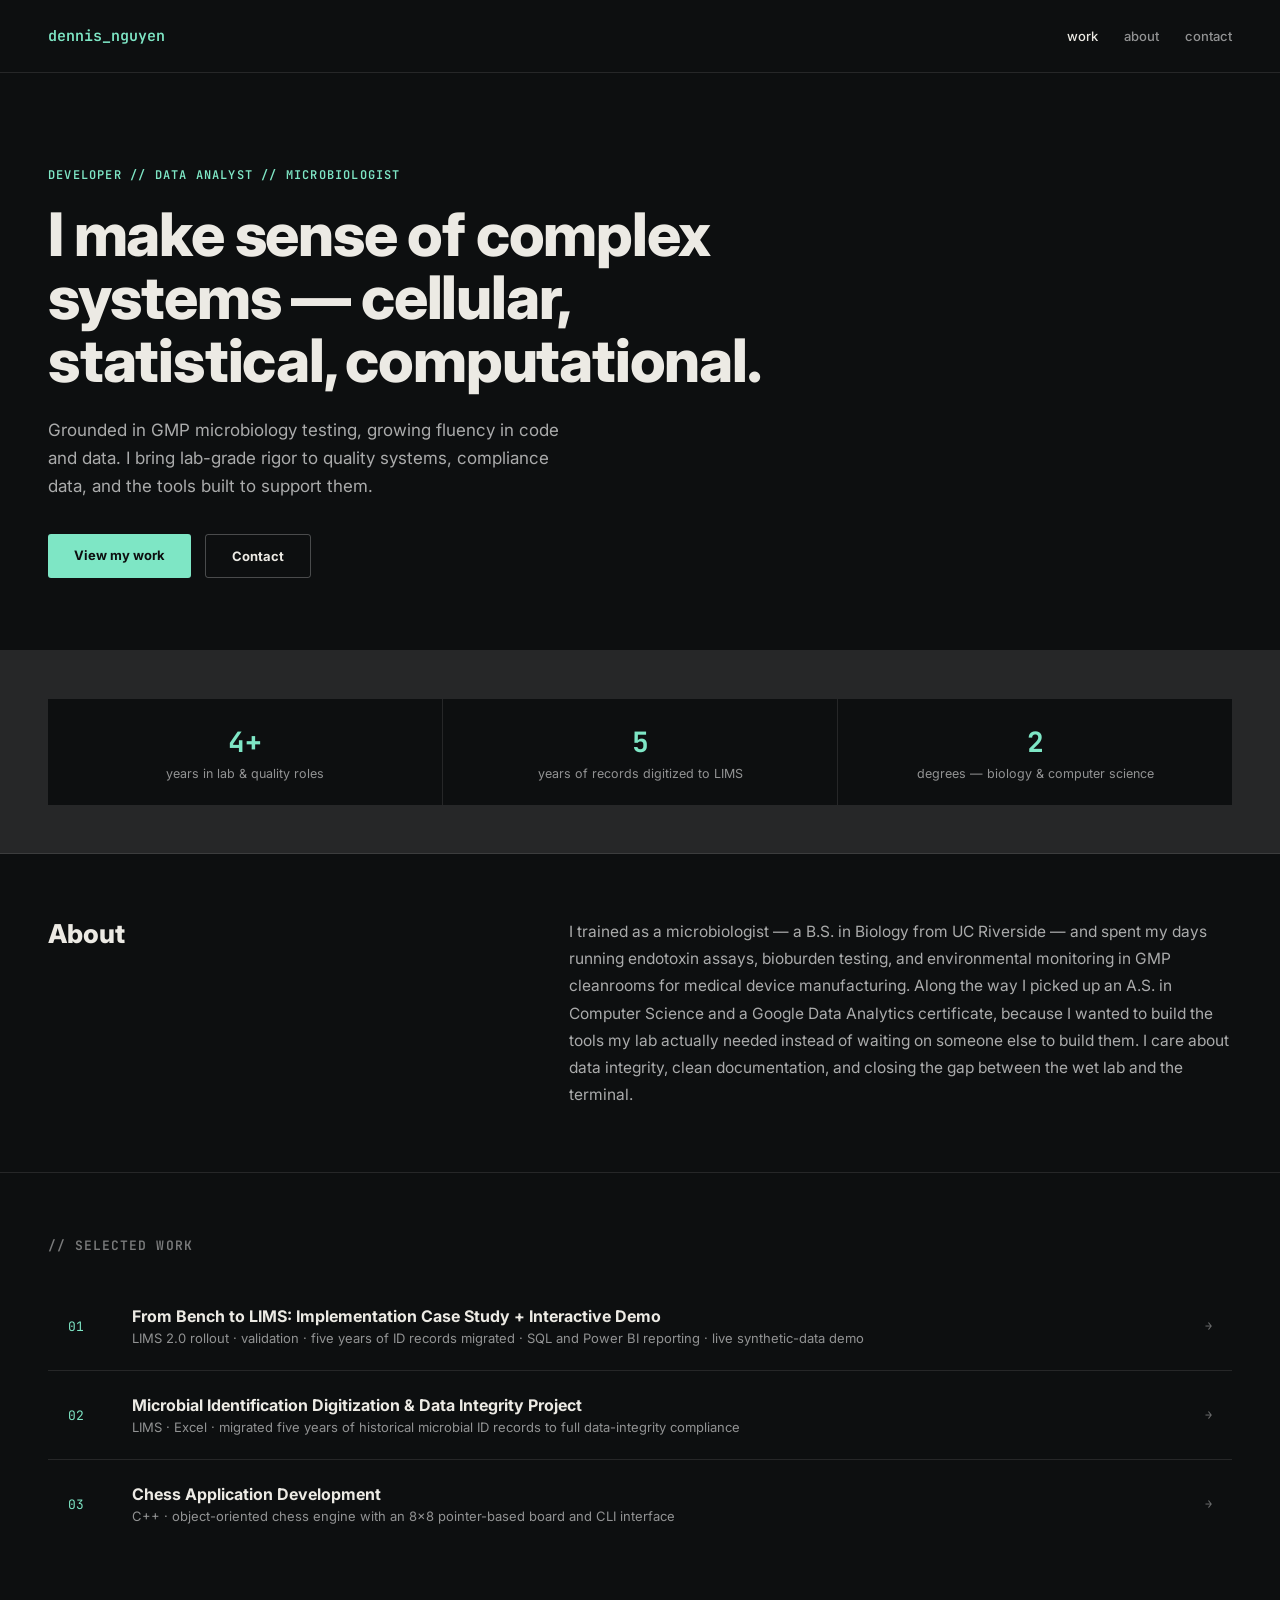
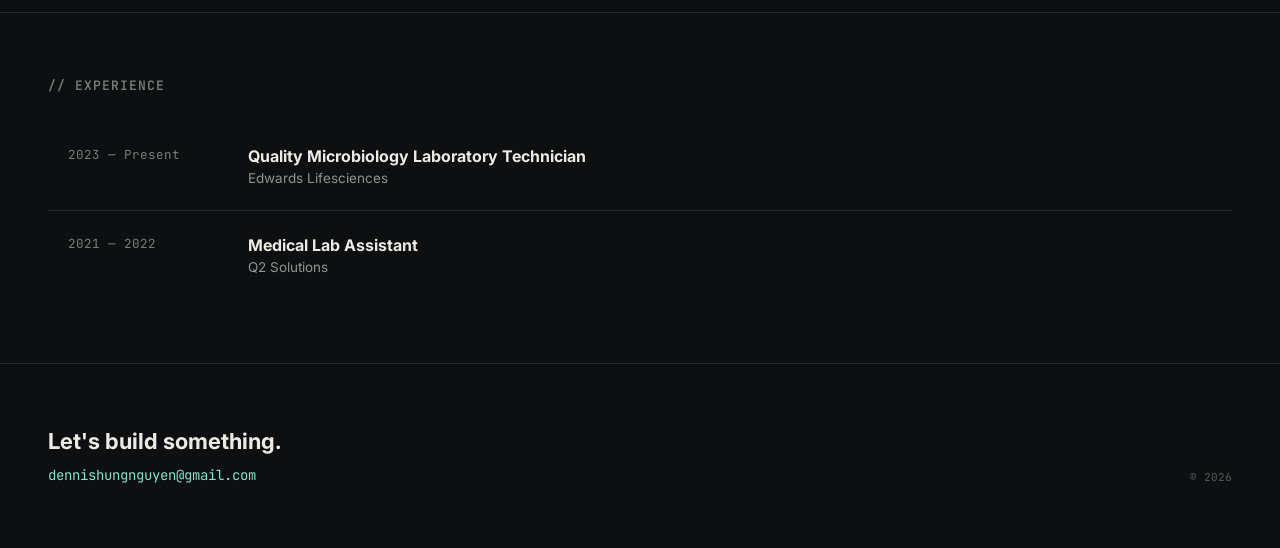
<file: index.html>
<!DOCTYPE html>
<html lang="en">
<head>
<meta charset="utf-8">
<meta name="viewport" content="width=device-width, initial-scale=1">
<title>Dennis Nguyen — Developer / Data Analyst / Microbiologist</title>
<meta name="description" content="Personal site of Dennis Nguyen — microbiologist turned developer and data analyst.">
<meta name="theme-color" content="#0d0f10">
<link rel="icon" type="image/png" sizes="32x32" href="favicon-32.png">
<link rel="manifest" href="manifest.json">
<link rel="apple-touch-icon" href="apple-touch-icon.png">
<meta name="apple-mobile-web-app-capable" content="yes">
<meta name="apple-mobile-web-app-status-bar-style" content="black-translucent">
<meta name="apple-mobile-web-app-title" content="Dennis Nguyen">
<link rel="preconnect" href="https://fonts.googleapis.com">
<link rel="preconnect" href="https://fonts.gstatic.com" crossorigin>
<link href="https://fonts.googleapis.com/css2?family=Inter:wght@400;500;600;700;800&family=JetBrains+Mono:wght@400;500;600;700&display=swap" rel="stylesheet">
<link rel="stylesheet" href="styles.css">
</head>
<body>

<header class="nav">
  <div class="nav-brand">dennis_nguyen</div>
  <nav class="nav-links">
    <a href="#work">work</a>
    <a href="#about">about</a>
    <a href="#contact">contact</a>
  </nav>
</header>

<section class="hero">
  <div class="eyebrow">DEVELOPER // DATA ANALYST // MICROBIOLOGIST</div>
  <h1>I make sense of complex systems — cellular, statistical, computational.</h1>
  <p class="lede">Grounded in GMP microbiology testing, growing fluency in code and data. I bring lab-grade rigor to quality systems, compliance data, and the tools built to support them.</p>
  <div class="cta-row">
    <a href="#work" class="btn btn-primary">View my work</a>
    <a href="#contact" class="btn btn-secondary">Contact</a>
  </div>
</section>

<section class="stats">
  <div class="stat">
    <div class="stat-num">4+</div>
    <div class="stat-label">years in lab &amp; quality roles</div>
  </div>
  <div class="stat">
    <div class="stat-num">5</div>
    <div class="stat-label">years of records digitized to LIMS</div>
  </div>
  <div class="stat">
    <div class="stat-num">2</div>
    <div class="stat-label">degrees — biology &amp; computer science</div>
  </div>
</section>

<section id="about" class="about">
  <h2>About</h2>
  <p>I trained as a microbiologist — a B.S. in Biology from UC Riverside — and spent my days running endotoxin assays, bioburden testing, and environmental monitoring in GMP cleanrooms for medical device manufacturing. Along the way I picked up an A.S. in Computer Science and a Google Data Analytics certificate, because I wanted to build the tools my lab actually needed instead of waiting on someone else to build them. I care about data integrity, clean documentation, and closing the gap between the wet lab and the terminal.</p>
</section>

<section id="work" class="work">
  <div class="section-label">// SELECTED WORK</div>
  <div class="row-list">
    <a class="work-row work-link" href="lims-case-study.html">
      <div class="row-num">01</div>
      <div class="row-body">
        <div class="row-title">From Bench to LIMS: Implementation Case Study + Interactive Demo</div>
        <div class="row-sub">LIMS 2.0 rollout · validation · five years of ID records migrated · SQL and Power BI reporting · live synthetic-data demo</div>
      </div>
      <div class="row-arrow">→</div>
    </a>
    <div class="work-row">
      <div class="row-num">02</div>
      <div class="row-body">
        <div class="row-title">Microbial Identification Digitization &amp; Data Integrity Project</div>
        <div class="row-sub">LIMS · Excel · migrated five years of historical microbial ID records to full data-integrity compliance</div>
      </div>
      <div class="row-arrow">→</div>
    </div>
    <div class="work-row">
      <div class="row-num">03</div>
      <div class="row-body">
        <div class="row-title">Chess Application Development</div>
        <div class="row-sub">C++ · object-oriented chess engine with an 8×8 pointer-based board and CLI interface</div>
      </div>
      <div class="row-arrow">→</div>
    </div>
  </div>
</section>

<section class="experience">
  <div class="section-label">// EXPERIENCE</div>
  <div class="row-list">
    <div class="exp-row">
      <div class="row-dates">2023 — Present</div>
      <div class="row-body">
        <div class="row-title">Quality Microbiology Laboratory Technician</div>
        <div class="row-org">Edwards Lifesciences</div>
      </div>
    </div>
    <div class="exp-row">
      <div class="row-dates">2021 — 2022</div>
      <div class="row-body">
        <div class="row-title">Medical Lab Assistant</div>
        <div class="row-org">Q2 Solutions</div>
      </div>
    </div>
  </div>
</section>

<section id="contact" class="contact">
  <div>
    <div class="contact-title">Let's build something.</div>
    <a href="mailto:dennishungnguyen@gmail.com" class="link contact-email">dennishungnguyen@gmail.com</a>
  </div>
  <div class="copyright">© 2026</div>
</section>

<script src="script.js"></script>
</body>
</html>
</file>
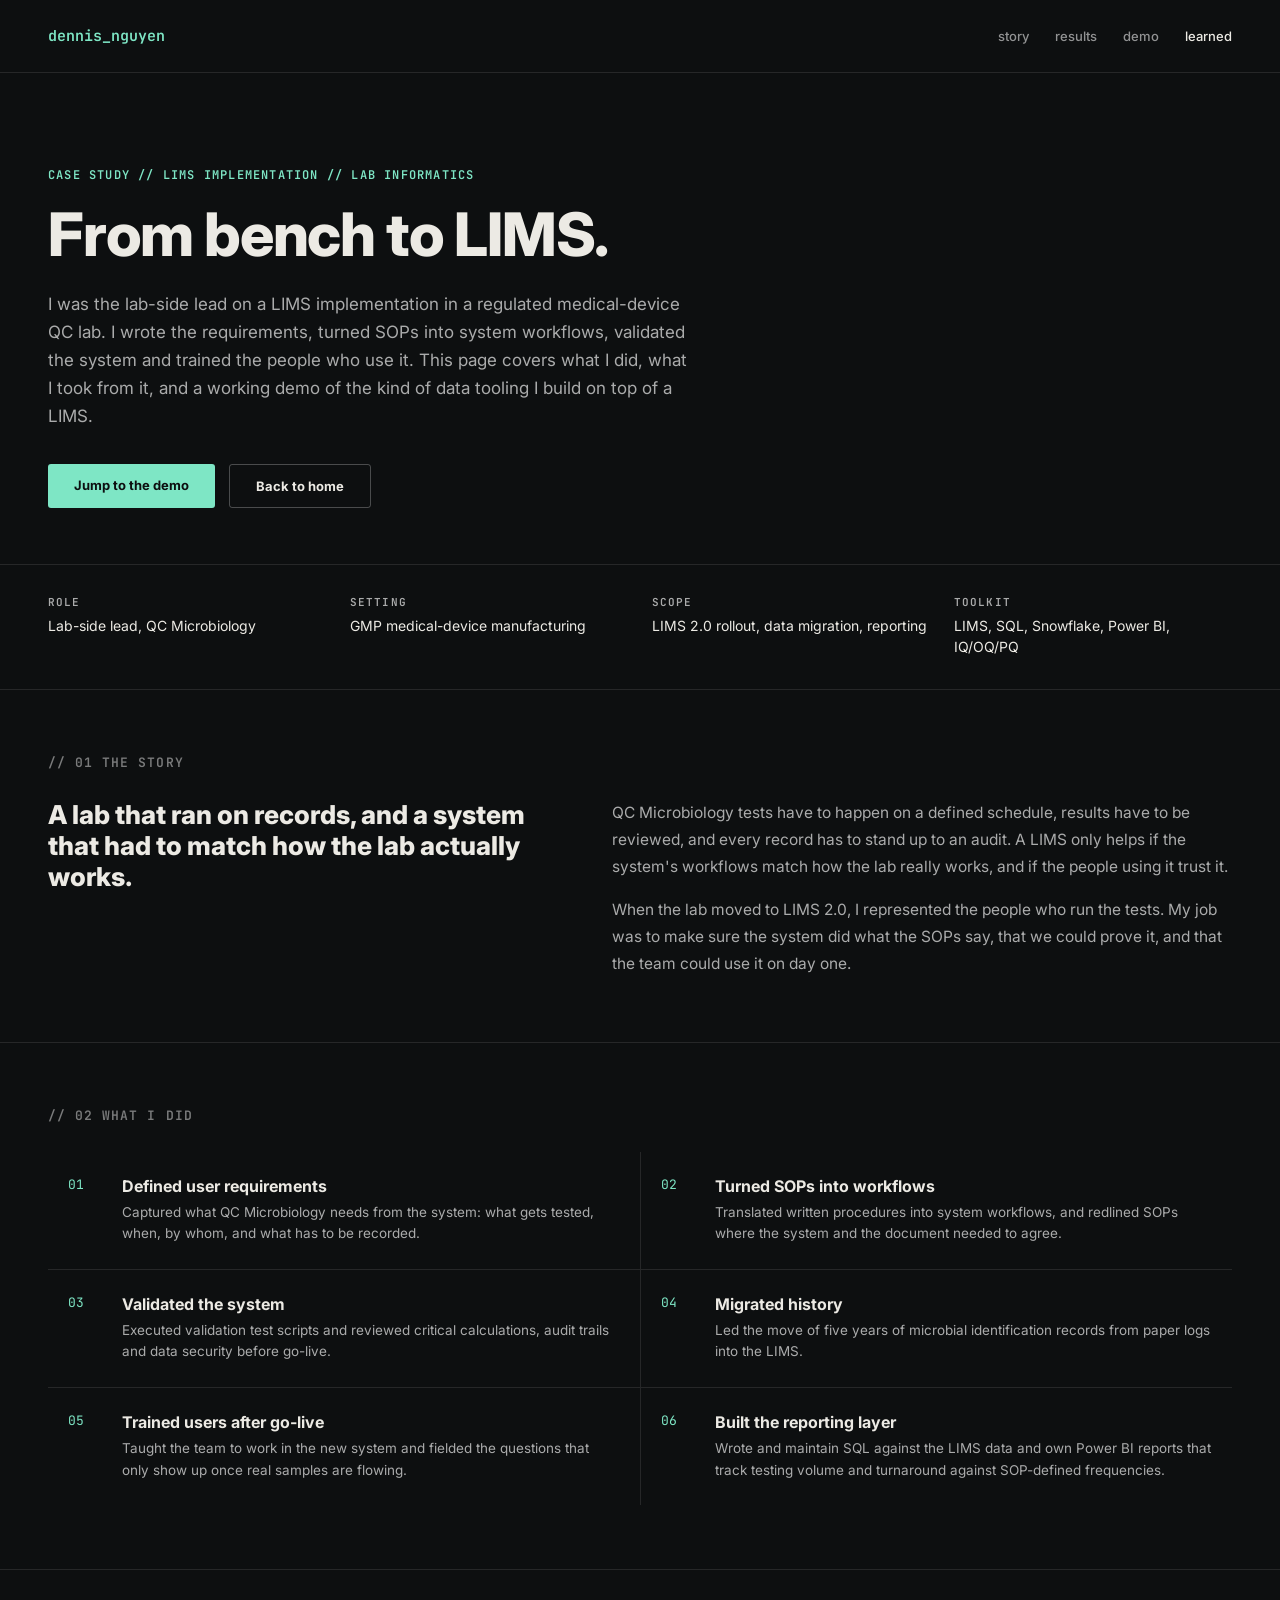
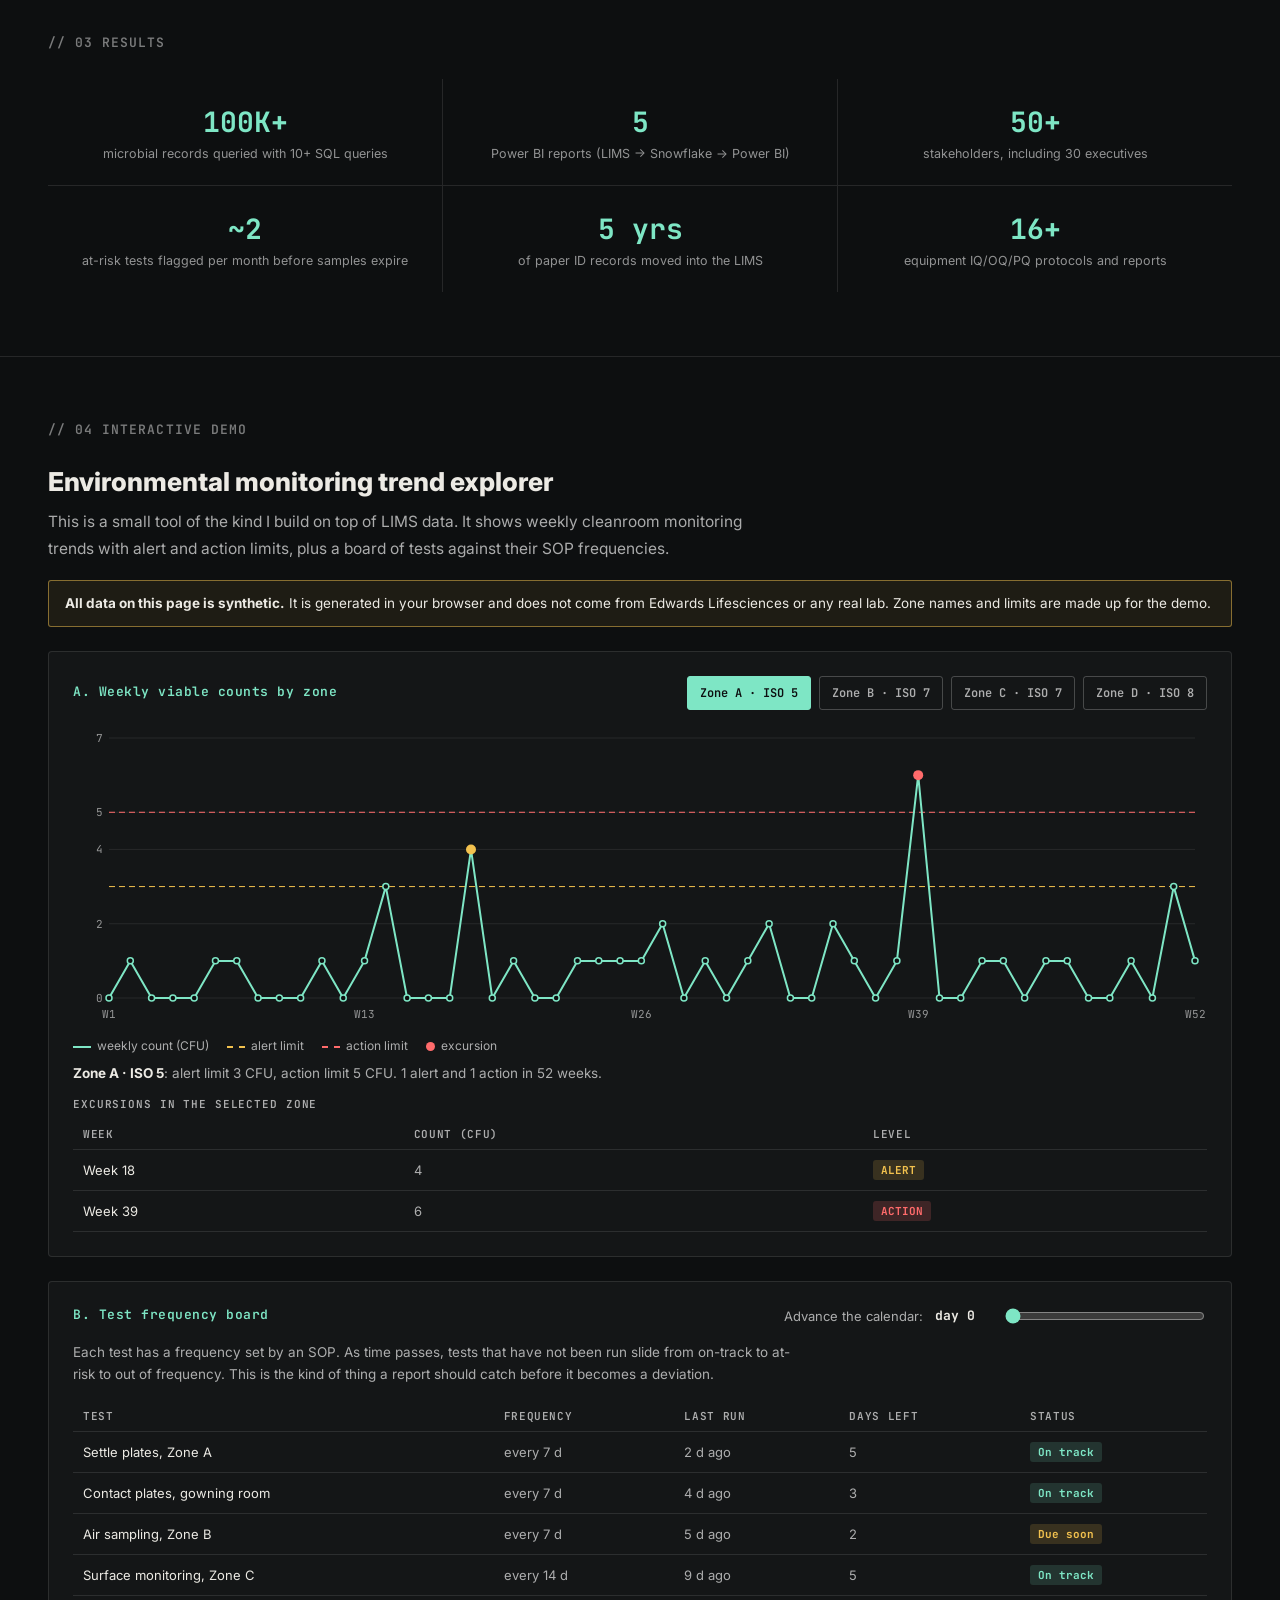
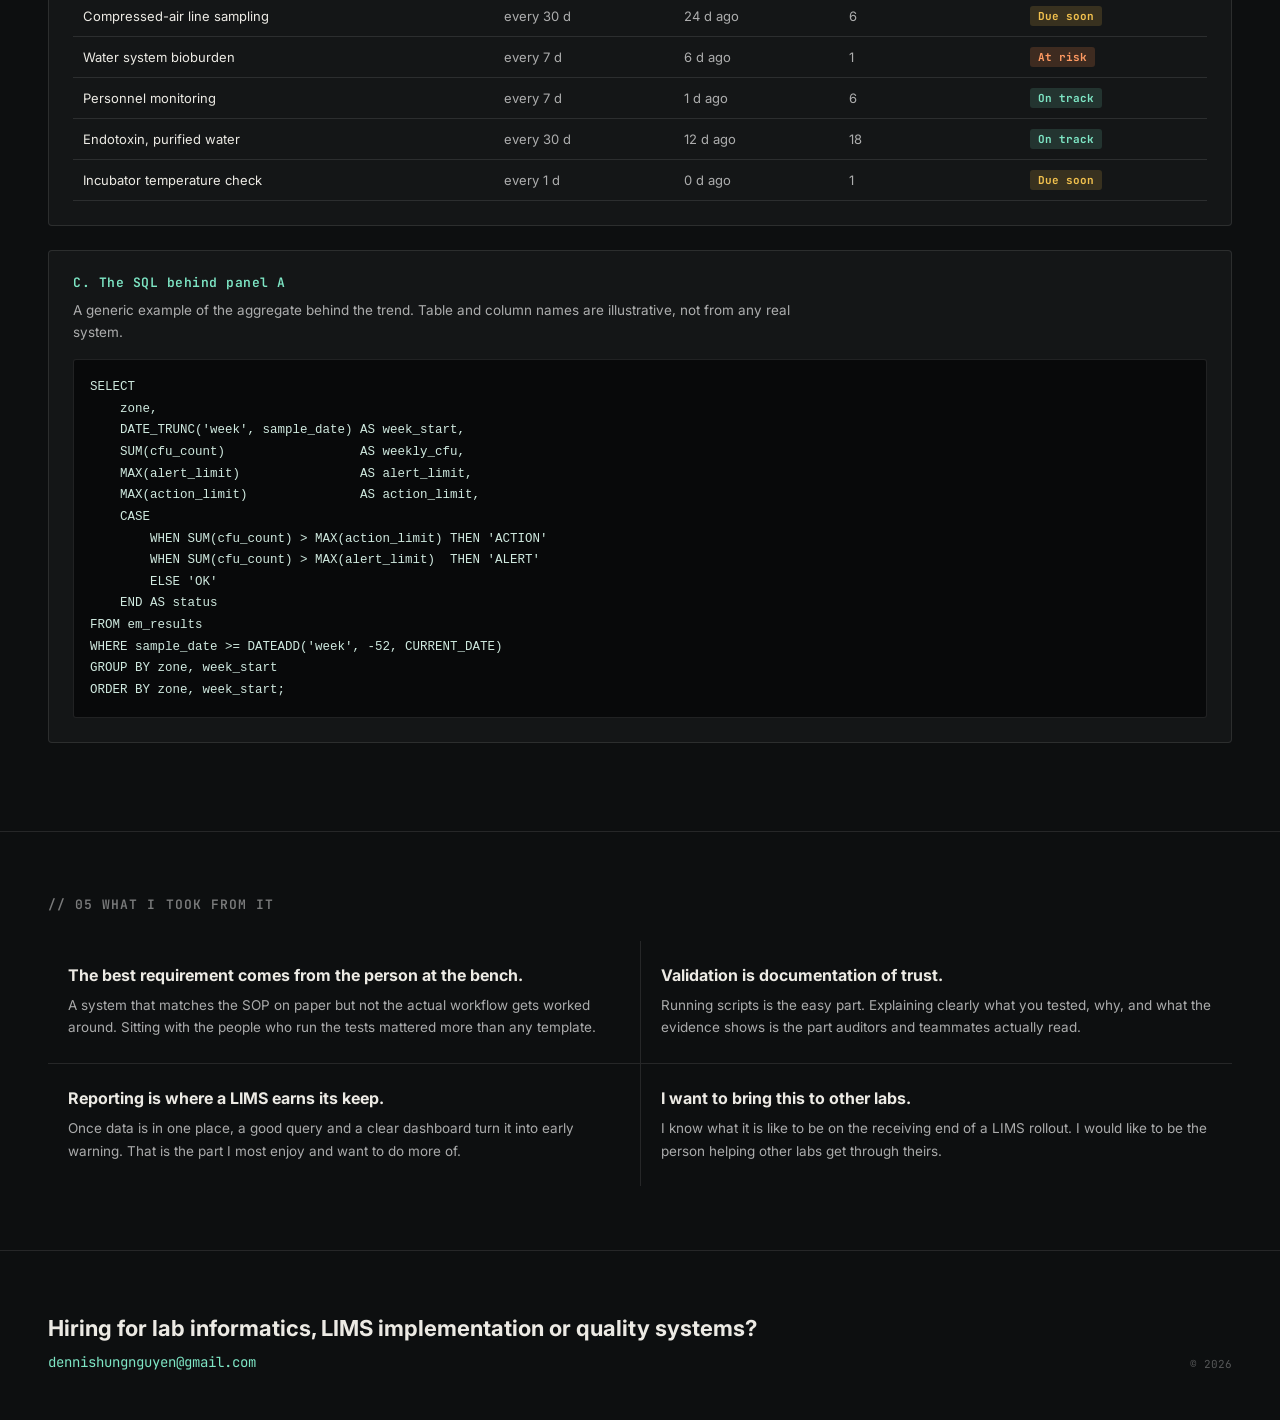
<file: lims-case-study.html>
<!DOCTYPE html>
<html lang="en">
<head>
<meta charset="utf-8">
<meta name="viewport" content="width=device-width, initial-scale=1">
<title>From Bench to LIMS — Dennis Nguyen</title>
<meta name="description" content="Case study: what I learned as the lab-side lead on a LIMS implementation in a regulated medical-device QC lab, plus an interactive demo built on synthetic environmental-monitoring data.">
<meta name="theme-color" content="#0d0f10">
<link rel="icon" type="image/png" sizes="32x32" href="favicon-32.png">
<link rel="manifest" href="manifest.json">
<link rel="apple-touch-icon" href="apple-touch-icon.png">
<link rel="preconnect" href="https://fonts.googleapis.com">
<link rel="preconnect" href="https://fonts.gstatic.com" crossorigin>
<link href="https://fonts.googleapis.com/css2?family=Inter:wght@400;500;600;700;800&family=JetBrains+Mono:wght@400;500;600;700&display=swap" rel="stylesheet">
<link rel="stylesheet" href="styles.css">
<link rel="stylesheet" href="case-study.css">
</head>
<body>

<header class="nav">
  <a class="nav-brand" href="index.html">dennis_nguyen</a>
  <nav class="nav-links">
    <a href="#story">story</a>
    <a href="#results">results</a>
    <a href="#demo">demo</a>
    <a href="#learned">learned</a>
  </nav>
</header>

<section class="hero cs-hero">
  <div class="eyebrow">CASE STUDY // LIMS IMPLEMENTATION // LAB INFORMATICS</div>
  <h1>From bench to LIMS.</h1>
  <p class="lede">I was the lab-side lead on a LIMS implementation in a regulated medical-device QC lab. I wrote the requirements, turned SOPs into system workflows, validated the system and trained the people who use it. This page covers what I did, what I took from it, and a working demo of the kind of data tooling I build on top of a LIMS.</p>
  <div class="cta-row">
    <a href="#demo" class="btn btn-primary">Jump to the demo</a>
    <a href="index.html" class="btn btn-secondary">Back to home</a>
  </div>
</section>

<section class="cs-meta">
  <div class="meta-item"><div class="meta-k">Role</div><div class="meta-v">Lab-side lead, QC Microbiology</div></div>
  <div class="meta-item"><div class="meta-k">Setting</div><div class="meta-v">GMP medical-device manufacturing</div></div>
  <div class="meta-item"><div class="meta-k">Scope</div><div class="meta-v">LIMS 2.0 rollout, data migration, reporting</div></div>
  <div class="meta-item"><div class="meta-k">Toolkit</div><div class="meta-v">LIMS, SQL, Snowflake, Power BI, IQ/OQ/PQ</div></div>
</section>

<section id="story" class="cs-section">
  <div class="section-label">// 01 THE STORY</div>
  <div class="cs-grid">
    <h2>A lab that ran on records, and a system that had to match how the lab actually works.</h2>
    <div class="cs-prose">
      <p>QC Microbiology tests have to happen on a defined schedule, results have to be reviewed, and every record has to stand up to an audit. A LIMS only helps if the system's workflows match how the lab really works, and if the people using it trust it.</p>
      <p>When the lab moved to LIMS 2.0, I represented the people who run the tests. My job was to make sure the system did what the SOPs say, that we could prove it, and that the team could use it on day one.</p>
    </div>
  </div>
</section>

<section class="cs-section">
  <div class="section-label">// 02 WHAT I DID</div>
  <div class="steps">
    <div class="step"><div class="step-num">01</div><div><div class="step-title">Defined user requirements</div><div class="step-body">Captured what QC Microbiology needs from the system: what gets tested, when, by whom, and what has to be recorded.</div></div></div>
    <div class="step"><div class="step-num">02</div><div><div class="step-title">Turned SOPs into workflows</div><div class="step-body">Translated written procedures into system workflows, and redlined SOPs where the system and the document needed to agree.</div></div></div>
    <div class="step"><div class="step-num">03</div><div><div class="step-title">Validated the system</div><div class="step-body">Executed validation test scripts and reviewed critical calculations, audit trails and data security before go-live.</div></div></div>
    <div class="step"><div class="step-num">04</div><div><div class="step-title">Migrated history</div><div class="step-body">Led the move of five years of microbial identification records from paper logs into the LIMS.</div></div></div>
    <div class="step"><div class="step-num">05</div><div><div class="step-title">Trained users after go-live</div><div class="step-body">Taught the team to work in the new system and fielded the questions that only show up once real samples are flowing.</div></div></div>
    <div class="step"><div class="step-num">06</div><div><div class="step-title">Built the reporting layer</div><div class="step-body">Wrote and maintain SQL against the LIMS data and own Power BI reports that track testing volume and turnaround against SOP-defined frequencies.</div></div></div>
  </div>
</section>

<section id="results" class="cs-section">
  <div class="section-label">// 03 RESULTS</div>
  <div class="stats cs-stats">
    <div class="stat"><div class="stat-num">100K+</div><div class="stat-label">microbial records queried with 10+ SQL queries</div></div>
    <div class="stat"><div class="stat-num">5</div><div class="stat-label">Power BI reports (LIMS → Snowflake → Power BI)</div></div>
    <div class="stat"><div class="stat-num">50+</div><div class="stat-label">stakeholders, including 30 executives</div></div>
    <div class="stat"><div class="stat-num">~2</div><div class="stat-label">at-risk tests flagged per month before samples expire</div></div>
    <div class="stat"><div class="stat-num">5 yrs</div><div class="stat-label">of paper ID records moved into the LIMS</div></div>
    <div class="stat"><div class="stat-num">16+</div><div class="stat-label">equipment IQ/OQ/PQ protocols and reports</div></div>
  </div>
</section>

<section id="demo" class="cs-section">
  <div class="section-label">// 04 INTERACTIVE DEMO</div>
  <h2 class="demo-h">Environmental monitoring trend explorer</h2>
  <p class="demo-lede">This is a small tool of the kind I build on top of LIMS data. It shows weekly cleanroom monitoring trends with alert and action limits, plus a board of tests against their SOP frequencies.</p>
  <div class="notice" role="note"><strong>All data on this page is synthetic.</strong> It is generated in your browser and does not come from Edwards Lifesciences or any real lab. Zone names and limits are made up for the demo.</div>

  <div class="panel">
    <div class="panel-head">
      <div class="panel-title">A. Weekly viable counts by zone</div>
      <div class="controls" role="group" aria-label="Choose a cleanroom zone">
        <button class="chip active" data-zone="0" aria-pressed="true">Zone A · ISO 5</button>
        <button class="chip" data-zone="1" aria-pressed="false">Zone B · ISO 7</button>
        <button class="chip" data-zone="2" aria-pressed="false">Zone C · ISO 7</button>
        <button class="chip" data-zone="3" aria-pressed="false">Zone D · ISO 8</button>
      </div>
    </div>
    <div class="chart-wrap">
      <svg id="trend" viewBox="0 0 800 300" role="img" aria-labelledby="trend-label"></svg>
      <div id="tip" class="tip" hidden></div>
    </div>
    <p id="trend-label" class="sr-only">Line chart of weekly viable counts for the selected zone, with alert and action limits.</p>
    <div class="legend">
      <span><i class="sw sw-line"></i>weekly count (CFU)</span>
      <span><i class="sw sw-alert"></i>alert limit</span>
      <span><i class="sw sw-action"></i>action limit</span>
      <span><i class="sw sw-dot"></i>excursion</span>
    </div>
    <div class="readout" id="readout"></div>
    <table class="tbl" id="exc-table">
      <caption>Excursions in the selected zone</caption>
      <thead><tr><th>Week</th><th>Count (CFU)</th><th>Level</th></tr></thead>
      <tbody></tbody>
    </table>
  </div>

  <div class="panel">
    <div class="panel-head">
      <div class="panel-title">B. Test frequency board</div>
      <label class="slider-wrap" for="adv">Advance the calendar: <strong id="adv-val">day 0</strong>
        <input type="range" id="adv" min="0" max="14" value="0">
      </label>
    </div>
    <p class="panel-sub">Each test has a frequency set by an SOP. As time passes, tests that have not been run slide from on-track to at-risk to out of frequency. This is the kind of thing a report should catch before it becomes a deviation.</p>
    <table class="tbl" id="freq-table">
      <thead><tr><th>Test</th><th>Frequency</th><th>Last run</th><th>Days left</th><th>Status</th></tr></thead>
      <tbody></tbody>
    </table>
  </div>

  <div class="panel">
    <div class="panel-title">C. The SQL behind panel A</div>
    <p class="panel-sub">A generic example of the aggregate behind the trend. Table and column names are illustrative, not from any real system.</p>
<pre class="code"><code>SELECT
    zone,
    DATE_TRUNC('week', sample_date) AS week_start,
    SUM(cfu_count)                  AS weekly_cfu,
    MAX(alert_limit)                AS alert_limit,
    MAX(action_limit)               AS action_limit,
    CASE
        WHEN SUM(cfu_count) &gt; MAX(action_limit) THEN 'ACTION'
        WHEN SUM(cfu_count) &gt; MAX(alert_limit)  THEN 'ALERT'
        ELSE 'OK'
    END AS status
FROM em_results
WHERE sample_date &gt;= DATEADD('week', -52, CURRENT_DATE)
GROUP BY zone, week_start
ORDER BY zone, week_start;</code></pre>
  </div>
</section>

<section id="learned" class="cs-section">
  <div class="section-label">// 05 WHAT I TOOK FROM IT</div>
  <div class="learned">
    <div class="learn"><div class="learn-title">The best requirement comes from the person at the bench.</div><div class="learn-body">A system that matches the SOP on paper but not the actual workflow gets worked around. Sitting with the people who run the tests mattered more than any template.</div></div>
    <div class="learn"><div class="learn-title">Validation is documentation of trust.</div><div class="learn-body">Running scripts is the easy part. Explaining clearly what you tested, why, and what the evidence shows is the part auditors and teammates actually read.</div></div>
    <div class="learn"><div class="learn-title">Reporting is where a LIMS earns its keep.</div><div class="learn-body">Once data is in one place, a good query and a clear dashboard turn it into early warning. That is the part I most enjoy and want to do more of.</div></div>
    <div class="learn"><div class="learn-title">I want to bring this to other labs.</div><div class="learn-body">I know what it is like to be on the receiving end of a LIMS rollout. I would like to be the person helping other labs get through theirs.</div></div>
  </div>
</section>

<section id="contact" class="contact">
  <div>
    <div class="contact-title">Hiring for lab informatics, LIMS implementation or quality systems?</div>
    <a href="mailto:dennishungnguyen@gmail.com" class="link contact-email">dennishungnguyen@gmail.com</a>
  </div>
  <div class="copyright">© 2026</div>
</section>

<script src="script.js"></script>
<script src="case-study.js"></script>
</body>
</html>
</file>
<file: styles.css>
:root {
  --bg: #0d0f10;
  --text: #eceae4;
  --accent: #7ee6c5;
  --accent-hover: #9ff2d6;
  --border: rgba(255, 255, 255, .1);
  --muted-1: rgba(255, 255, 255, .65);
  --muted-2: rgba(255, 255, 255, .55);
  --muted-3: rgba(255, 255, 255, .45);
  --muted-4: rgba(255, 255, 255, .4);
  --muted-5: rgba(255, 255, 255, .3);
  --sans: Inter, system-ui, sans-serif;
  --mono: "JetBrains Mono", monospace;
}

* { box-sizing: border-box; }

html { scroll-behavior: smooth; }

body {
  margin: 0;
  background: var(--bg);
  color: var(--text);
  font-family: var(--sans);
}

a { color: inherit; }

.link { color: var(--accent); text-decoration: none; }
.link:hover { color: var(--accent-hover); }

/* Nav */
.nav {
  padding: 26px 48px;
  display: flex;
  justify-content: space-between;
  align-items: center;
  border-bottom: 1px solid var(--border);
  position: sticky;
  top: 0;
  background: var(--bg);
  z-index: 10;
}
.nav-brand {
  font-family: var(--mono);
  font-weight: 600;
  font-size: 15px;
  color: var(--accent);
}
.nav-links {
  display: flex;
  gap: 26px;
  font-size: 13px;
  font-weight: 500;
  color: var(--muted-2);
}
.nav-links a { text-decoration: none; }
.nav-links a:hover,
.nav-links a.active { color: var(--text); }

/* Hero */
.hero {
  padding: 96px 48px 72px;
  border-bottom: 1px solid var(--border);
}
.eyebrow {
  font: 600 12px/1 var(--mono);
  letter-spacing: .1em;
  color: var(--accent);
  margin-bottom: 22px;
}
.hero h1 {
  font-family: var(--sans);
  font-weight: 800;
  font-size: 60px;
  line-height: 1.05;
  letter-spacing: -.02em;
  max-width: 720px;
  margin: 0;
}
.hero .lede {
  margin-top: 24px;
  font-size: 17px;
  line-height: 1.65;
  color: var(--muted-1);
  max-width: 540px;
}
.cta-row {
  margin-top: 34px;
  display: flex;
  gap: 14px;
  flex-wrap: wrap;
}
.btn {
  padding: 13px 26px;
  font-size: 13px;
  font-weight: 700;
  border-radius: 3px;
  text-decoration: none;
  display: inline-block;
}
.btn-primary {
  background: var(--accent);
  color: var(--bg);
}
.btn-primary:hover { background: var(--accent-hover); }
.btn-secondary {
  border: 1px solid rgba(255, 255, 255, .25);
  color: var(--text);
}
.btn-secondary:hover { border-color: rgba(255, 255, 255, .45); }

/* Stats */
.stats {
  padding: 48px;
  border-bottom: 1px solid var(--border);
  display: grid;
  grid-template-columns: repeat(3, 1fr);
  gap: 1px;
  background: var(--border);
}
.stat {
  background: var(--bg);
  padding: 24px;
  text-align: center;
}
.stat-num {
  font-family: var(--mono);
  font-weight: 700;
  font-size: 28px;
  color: var(--accent);
}
.stat-label {
  margin-top: 6px;
  font-size: 12.5px;
  color: var(--muted-2);
}

/* About */
.about {
  padding: 64px 48px;
  border-bottom: 1px solid var(--border);
  display: grid;
  grid-template-columns: 1fr 1.4fr;
  gap: 48px;
  scroll-margin-top: 80px;
}
.about h2 {
  font-weight: 800;
  font-size: 26px;
  line-height: 1.2;
  color: var(--text);
  margin: 0;
}
.about p {
  font-size: 15.5px;
  line-height: 1.75;
  color: var(--muted-1);
  margin: 0;
}

/* Section label (used by work + experience) */
.section-label {
  font-family: var(--mono);
  font-weight: 600;
  font-size: 13px;
  letter-spacing: .08em;
  color: var(--muted-3);
  margin-bottom: 28px;
}

.row-list {
  display: flex;
  flex-direction: column;
  gap: 1px;
  background: var(--border);
}

/* Work */
.work {
  padding: 64px 48px;
  border-bottom: 1px solid var(--border);
  scroll-margin-top: 80px;
}
.work-row {
  background: var(--bg);
  padding: 24px 20px;
  display: grid;
  grid-template-columns: 44px 1fr auto;
  gap: 20px;
  align-items: center;
}
.work-link { text-decoration: none; color: inherit; }
.work-link:hover .row-title { color: var(--accent); }
.work-link:hover .row-arrow { color: var(--accent); }
.row-num {
  font-family: var(--mono);
  color: var(--accent);
  font-size: 13px;
}
.row-title {
  font-weight: 700;
  font-size: 16px;
}
.row-sub {
  margin-top: 4px;
  font-size: 13px;
  color: var(--muted-2);
}
.row-arrow {
  font-family: var(--mono);
  font-size: 12px;
  color: var(--muted-4);
}

/* Experience */
.experience {
  padding: 64px 48px;
  border-bottom: 1px solid var(--border);
}
.exp-row {
  background: var(--bg);
  padding: 24px 20px;
  display: grid;
  grid-template-columns: 160px 1fr;
  gap: 20px;
}
.row-dates {
  font-family: var(--mono);
  font-size: 12.5px;
  color: var(--muted-3);
}
.row-org {
  margin-top: 4px;
  font-size: 13.5px;
  color: var(--muted-2);
}

/* Contact */
.contact {
  padding: 64px 48px;
  display: flex;
  justify-content: space-between;
  align-items: flex-end;
  flex-wrap: wrap;
  gap: 16px;
  scroll-margin-top: 80px;
}
.contact-title {
  font-weight: 700;
  font-size: 22px;
  margin-bottom: 10px;
}
.contact-email {
  font-size: 14px;
  font-family: var(--mono);
}
.copyright {
  font: 11px var(--mono);
  color: var(--muted-5);
}

/* Responsive */
@media (max-width: 720px) {
  .nav, .hero, .stats, .about, .work, .experience, .contact {
    padding-left: 24px;
    padding-right: 24px;
  }
  .hero { padding-top: 64px; padding-bottom: 48px; }
  .hero h1 { font-size: 36px; }
  .hero .lede { font-size: 15.5px; max-width: 100%; }
  .stats { grid-template-columns: 1fr; padding: 24px; }
  .about { grid-template-columns: 1fr; gap: 20px; padding-top: 48px; padding-bottom: 48px; }
  .work, .experience { padding-top: 48px; padding-bottom: 48px; }
  .work-row { grid-template-columns: 32px 1fr; }
  .row-arrow { display: none; }
  .exp-row { grid-template-columns: 1fr; gap: 6px; }
  .contact { padding-top: 48px; padding-bottom: 48px; }
}
</file>
<file: case-study.css>
/* Case study page: extends styles.css */
:root {
  --warn: #f2c14e;
  --danger: #ff6b6b;
  --panel: rgba(255, 255, 255, .03);
}

.nav-brand { text-decoration: none; }

.sr-only {
  position: absolute; width: 1px; height: 1px; padding: 0; margin: -1px;
  overflow: hidden; clip: rect(0, 0, 0, 0); white-space: nowrap; border: 0;
}

.cs-hero { padding-bottom: 56px; }
.cs-hero h1 { max-width: 760px; }
.cs-hero .lede { max-width: 640px; }

.cs-meta {
  padding: 32px 48px;
  border-bottom: 1px solid var(--border);
  display: grid;
  grid-template-columns: repeat(4, 1fr);
  gap: 24px;
}
.meta-k { font: 600 11px/1 var(--mono); letter-spacing: .1em; color: var(--muted-1); text-transform: uppercase; }
.meta-v { margin-top: 8px; font-size: 14px; color: var(--text); line-height: 1.45; }

.cs-section {
  padding: 64px 48px;
  border-bottom: 1px solid var(--border);
  scroll-margin-top: 80px;
}
.cs-grid { display: grid; grid-template-columns: 1fr 1.2fr; gap: 48px; }
.cs-grid h2, .demo-h { font-weight: 800; font-size: 26px; line-height: 1.2; margin: 0; }
.cs-prose p { margin: 0 0 16px; font-size: 15.5px; line-height: 1.75; color: var(--muted-1); }
.cs-prose p:last-child { margin-bottom: 0; }

.steps { display: grid; grid-template-columns: repeat(2, 1fr); gap: 1px; background: var(--border); }
.step { background: var(--bg); padding: 24px 20px; display: grid; grid-template-columns: 40px 1fr; gap: 14px; }
.step-num { font-family: var(--mono); font-size: 13px; color: var(--accent); }
.step-title { font-weight: 700; font-size: 16px; }
.step-body { margin-top: 6px; font-size: 13.5px; line-height: 1.6; color: var(--muted-1); }

.cs-stats { grid-template-columns: repeat(3, 1fr); padding: 0; border-bottom: 0; }

/* Demo */
.demo-lede { margin: 12px 0 18px; font-size: 15.5px; line-height: 1.7; color: var(--muted-1); max-width: 720px; }
.notice {
  border: 1px solid rgba(242, 193, 78, .5);
  background: rgba(242, 193, 78, .08);
  color: var(--text);
  padding: 12px 16px;
  font-size: 13.5px;
  line-height: 1.55;
  border-radius: 3px;
  margin-bottom: 24px;
}
.panel {
  border: 1px solid var(--border);
  background: var(--panel);
  border-radius: 4px;
  padding: 24px;
  margin-bottom: 24px;
}
.panel-head { display: flex; justify-content: space-between; align-items: center; gap: 16px; flex-wrap: wrap; margin-bottom: 16px; }
.panel-title { font: 600 13px/1.3 var(--mono); letter-spacing: .04em; color: var(--accent); margin-bottom: 0; }
.panel > .panel-title { margin-bottom: 8px; }
.panel-sub { margin: 0 0 16px; font-size: 13.5px; line-height: 1.6; color: var(--muted-1); max-width: 720px; }

.controls { display: flex; gap: 8px; flex-wrap: wrap; }
.chip {
  font: 600 12px var(--mono);
  color: var(--muted-1);
  background: transparent;
  border: 1px solid rgba(255, 255, 255, .22);
  padding: 8px 12px;
  border-radius: 3px;
  cursor: pointer;
}
.chip:hover { border-color: rgba(255, 255, 255, .45); color: var(--text); }
.chip.active { background: var(--accent); color: var(--bg); border-color: var(--accent); }
.chip:focus-visible, input[type=range]:focus-visible { outline: 2px solid var(--accent-hover); outline-offset: 2px; }

.chart-wrap { position: relative; }
#trend { width: 100%; height: auto; display: block; }
#trend text { font: 11px var(--mono); fill: rgba(255, 255, 255, .55); }
.tip {
  position: absolute; pointer-events: none;
  background: #1a1d1f; border: 1px solid var(--border);
  padding: 6px 10px; font: 12px var(--mono); border-radius: 3px; white-space: nowrap;
  transform: translate(-50%, -110%);
}
.legend { display: flex; gap: 18px; flex-wrap: wrap; margin: 12px 0; font-size: 12px; color: var(--muted-1); }
.sw { display: inline-block; width: 18px; height: 0; border-top: 2px solid; margin-right: 6px; vertical-align: middle; }
.sw-line { border-color: var(--accent); }
.sw-alert { border-color: var(--warn); border-top-style: dashed; }
.sw-action { border-color: var(--danger); border-top-style: dashed; }
.sw-dot { width: 9px; height: 9px; border: 0; border-radius: 50%; background: var(--danger); }
.readout { font-size: 13.5px; color: var(--muted-1); margin-bottom: 16px; }
.readout strong { color: var(--text); }

.tbl { width: 100%; border-collapse: collapse; font-size: 13px; }
.tbl caption { text-align: left; font: 600 11px var(--mono); letter-spacing: .08em; color: var(--muted-1); text-transform: uppercase; padding-bottom: 8px; }
.tbl th { text-align: left; font: 600 11px var(--mono); letter-spacing: .06em; color: var(--muted-1); text-transform: uppercase; padding: 8px 10px; border-bottom: 1px solid var(--border); }
.tbl td { padding: 10px; border-bottom: 1px solid var(--border); color: var(--muted-1); }
.tbl td:first-child { color: var(--text); }
.badge { font: 700 11px var(--mono); padding: 3px 8px; border-radius: 3px; display: inline-block; }
.b-ok { background: rgba(126, 230, 197, .14); color: var(--accent); }
.b-soon { background: rgba(242, 193, 78, .16); color: var(--warn); }
.b-risk { background: rgba(255, 138, 76, .18); color: #ff9a62; }
.b-out { background: rgba(255, 107, 107, .18); color: var(--danger); }
.empty { color: var(--muted-1); font-style: italic; }

.slider-wrap { font-size: 13px; color: var(--muted-1); display: flex; gap: 12px; align-items: center; flex-wrap: wrap; }
.slider-wrap strong { font-family: var(--mono); color: var(--text); min-width: 56px; }
input[type=range] { accent-color: var(--accent); width: 200px; }

.code {
  margin: 0; padding: 16px; overflow-x: auto;
  background: #08090a; border: 1px solid var(--border); border-radius: 3px;
  font: 12.5px/1.65 var(--mono); color: #cfe9df;
}

.learned { display: grid; grid-template-columns: repeat(2, 1fr); gap: 1px; background: var(--border); }
.learn { background: var(--bg); padding: 24px 20px; }
.learn-title { font-weight: 700; font-size: 16px; line-height: 1.35; }
.learn-body { margin-top: 8px; font-size: 13.5px; line-height: 1.65; color: var(--muted-1); }

@media (max-width: 720px) {
  .nav { padding-top: 18px; padding-bottom: 18px; gap: 12px; }
  .nav-brand { font-size: 13px; }
  .nav-links { gap: 14px; font-size: 12px; }
  .cs-meta, .cs-section { padding-left: 24px; padding-right: 24px; }
  .cs-meta { grid-template-columns: 1fr 1fr; gap: 20px; }
  .cs-section { padding-top: 48px; padding-bottom: 48px; }
  .cs-grid, .steps, .learned { grid-template-columns: 1fr; gap: 20px; }
  .learned, .steps { gap: 1px; }
  .cs-stats { grid-template-columns: 1fr 1fr; }
  .panel { padding: 16px; }
  input[type=range] { width: 100%; }
  .tbl { font-size: 12px; }
  .tbl th, .tbl td { padding: 8px 6px; }
}
</file>
